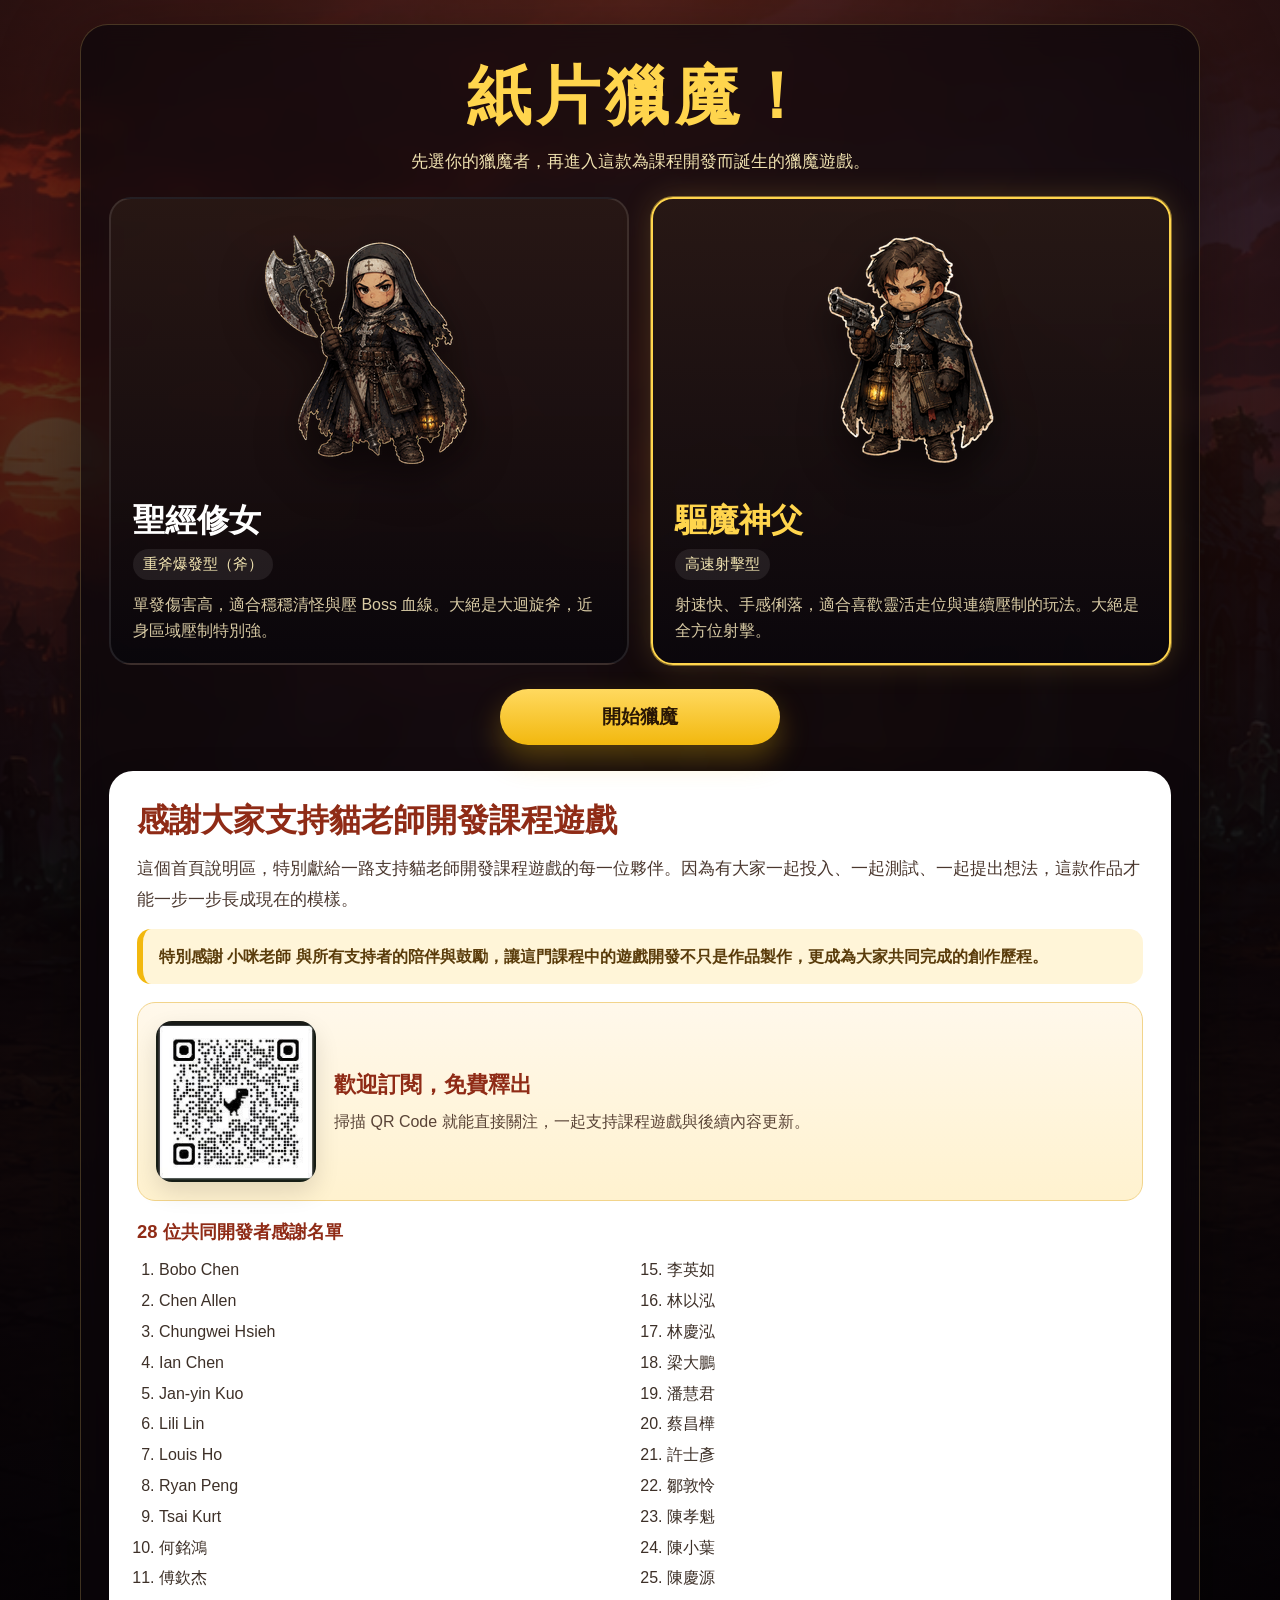
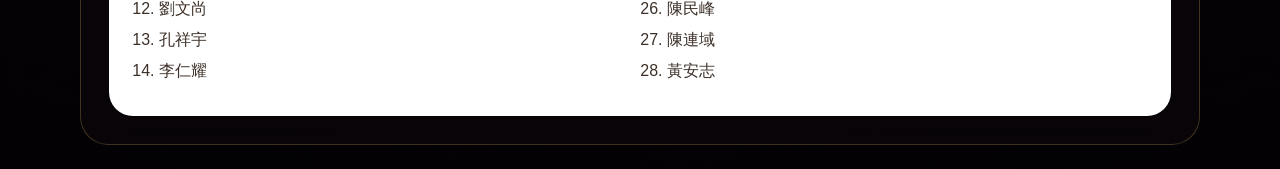
<file: index.html>
<!DOCTYPE html>
<html lang="zh-Hant">
<head>
    <meta charset="UTF-8">
    <meta name="viewport" content="width=device-width, initial-scale=1.0, user-scalable=no">
    <title>&#32025;&#29255;&#29557;&#39764;&#65281;</title>
    <style>
        * {
            box-sizing: border-box;
        }

        body {
            margin: 0;
            min-height: 100vh;
            padding: 24px;
            display: flex;
            align-items: center;
            justify-content: center;
            background:
                radial-gradient(circle at top, rgba(164, 58, 34, 0.45) 0%, rgba(12, 5, 8, 0.92) 56%, #040205 100%),
                url('background/background.png') center center / cover no-repeat;
            color: #fff6d6;
            font-family: "Noto Sans TC", "PingFang TC", "Microsoft JhengHei", "Heiti TC", sans-serif;
        }

        .shell {
            width: min(1120px, 100%);
            padding: 28px;
            border: 1px solid rgba(255, 215, 120, 0.22);
            border-radius: 28px;
            background: rgba(13, 8, 11, 0.74);
            box-shadow: 0 24px 80px rgba(0, 0, 0, 0.45);
            backdrop-filter: blur(12px);
        }

        .hero {
            text-align: center;
            margin-bottom: 24px;
        }

        .hero h1 {
            margin: 0 0 10px;
            color: #ffd54d;
            font-size: clamp(2.2rem, 5vw, 4.2rem);
            letter-spacing: 0.08em;
        }

        .hero p {
            margin: 0;
            color: #efe1b0;
            font-size: 1.05rem;
        }

        .grid {
            display: grid;
            grid-template-columns: repeat(2, minmax(0, 1fr));
            gap: 22px;
        }

        .card {
            position: relative;
            min-height: 420px;
            padding: 22px 22px 18px;
            border-radius: 22px;
            border: 2px solid rgba(255, 255, 255, 0.1);
            background: linear-gradient(180deg, rgba(42, 26, 22, 0.84) 0%, rgba(10, 7, 12, 0.9) 100%);
            cursor: pointer;
            transition: transform 0.2s ease, border-color 0.2s ease, box-shadow 0.2s ease;
            overflow: hidden;
        }

        .card:hover {
            transform: translateY(-4px);
            border-color: rgba(255, 215, 77, 0.45);
            box-shadow: 0 18px 42px rgba(0, 0, 0, 0.32);
        }

        .card.selected {
            border-color: #ffd54d;
            box-shadow: 0 0 0 1px rgba(255, 213, 77, 0.45), 0 0 30px rgba(255, 213, 77, 0.18);
        }

        .portrait {
            height: 260px;
            display: flex;
            align-items: center;
            justify-content: center;
            margin-bottom: 18px;
        }

        .portrait img {
            max-width: 78%;
            max-height: 100%;
            object-fit: contain;
            filter: drop-shadow(0 18px 20px rgba(0, 0, 0, 0.55));
        }

        .name {
            margin: 0 0 6px;
            font-size: 2rem;
            color: #fff;
        }

        .card.selected .name {
            color: #ffd54d;
        }

        .tag {
            display: inline-block;
            margin-bottom: 12px;
            padding: 6px 10px;
            border-radius: 999px;
            background: rgba(255, 255, 255, 0.08);
            color: #f3e5b2;
            font-size: 0.92rem;
        }

        .desc {
            margin: 0;
            color: #d9cba5;
            line-height: 1.65;
        }

        .actions {
            display: flex;
            justify-content: center;
            margin-top: 24px;
        }

        #launch-btn {
            min-width: 280px;
            padding: 15px 28px;
            border: none;
            border-radius: 999px;
            background: linear-gradient(180deg, #ffd95f 0%, #f2b80e 100%);
            color: #2a1705;
            font-size: 1.2rem;
            font-weight: 800;
            cursor: pointer;
            box-shadow: 0 14px 30px rgba(242, 184, 14, 0.3);
        }

        #launch-btn:hover {
            filter: brightness(1.04);
        }

        .about-panel {
            margin-top: 26px;
            padding: 28px;
            border-radius: 24px;
            background: #ffffff;
            color: #2a1d16;
            box-shadow: 0 18px 42px rgba(0, 0, 0, 0.24);
        }

        .about-panel h2 {
            margin: 0 0 10px;
            font-size: 2rem;
            color: #8f2b16;
        }

        .lead {
            margin: 0 0 14px;
            font-size: 1.08rem;
            line-height: 1.8;
            color: #4a372e;
        }

        .teacher-highlight {
            margin: 0 0 18px;
            padding: 14px 16px;
            border-left: 6px solid #f2b80e;
            border-radius: 14px;
            background: #fff5d8;
            color: #5a3c0b;
            font-weight: 700;
            line-height: 1.7;
        }

        .subscribe-panel {
            display: grid;
            grid-template-columns: 160px 1fr;
            gap: 18px;
            align-items: center;
            margin: 0 0 18px;
            padding: 18px;
            border-radius: 18px;
            background: linear-gradient(180deg, #fff8eb 0%, #fff2cf 100%);
            border: 1px solid #f2d48b;
        }

        .subscribe-qr {
            width: 100%;
            max-width: 160px;
            display: block;
            margin: 0 auto;
            border-radius: 16px;
            box-shadow: 0 10px 24px rgba(0, 0, 0, 0.12);
        }

        .subscribe-copy h3 {
            margin: 0 0 8px;
            font-size: 1.4rem;
            color: #8f2b16;
        }

        .subscribe-copy p {
            margin: 0;
            color: #5a4437;
            line-height: 1.7;
        }

        .credit-title {
            margin: 18px 0 12px;
            font-size: 1.15rem;
            color: #8f2b16;
            font-weight: 800;
        }

        .credit-list {
            margin: 0;
            padding-left: 22px;
            columns: 2;
            column-gap: 32px;
            line-height: 1.8;
            color: #3d3028;
        }

        .credit-list li {
            break-inside: avoid;
            margin-bottom: 2px;
        }

        @media (max-width: 820px) {
            body {
                padding: 14px;
            }

            .shell {
                padding: 18px;
            }

            .grid {
                grid-template-columns: 1fr;
            }

            .card {
                min-height: 0;
            }

            .portrait {
                height: 220px;
            }

            #launch-btn {
                width: 100%;
                min-width: 0;
            }

            .about-panel {
                padding: 20px;
            }

            .subscribe-panel {
                grid-template-columns: 1fr;
                text-align: center;
            }

            .credit-list {
                columns: 1;
            }
        }
    </style>
</head>
<body>
    <main class="shell">
        <section class="hero">
            <h1>&#32025;&#29255;&#29557;&#39764;&#65281;</h1>
            <p>&#20808;&#36984;&#20320;&#30340;&#29557;&#39764;&#32773;&#65292;&#20877;&#36914;&#20837;&#36889;&#27454;&#28858;&#35506;&#31243;&#38283;&#30332;&#32780;&#35477;&#29983;&#30340;&#29557;&#39764;&#36938;&#25138;&#12290;</p>
        </section>

        <section class="grid">
            <article class="card" id="card-nun" data-character="nun">
                <div class="portrait">
                    <img src="assets/nun/nun_idle.png?v=20260630-character-map-fix-2" alt="&#20462;&#22899;">
                </div>
                <h2 class="name">&#32854;&#32147;&#20462;&#22899;</h2>
                <div class="tag">&#37325;&#26023;&#29190;&#30332;&#22411;&#65288;&#26023;&#65289;</div>
                <p class="desc">&#21934;&#30332;&#20663;&#23475;&#39640;&#65292;&#36969;&#21512;&#31337;&#31337;&#28165;&#24618;&#33287;&#22739; Boss &#34880;&#32218;&#12290;&#22823;&#32085;&#26159;&#22823;&#36852;&#26059;&#26023;&#65292;&#36817;&#36523;&#21312;&#22495;&#22739;&#21046;&#29305;&#21029;&#24375;&#12290;</p>
            </article>

            <article class="card selected" id="card-priest" data-character="priest">
                <div class="portrait">
                    <img src="assets/priest/priest_idle.png?v=20260630-character-map-fix-2" alt="&#31070;&#29238;">
                </div>
                <h2 class="name">&#39493;&#39764;&#31070;&#29238;</h2>
                <div class="tag">&#39640;&#36895;&#23556;&#25802;&#22411;</div>
                <p class="desc">&#23556;&#36895;&#24555;&#12289;&#25163;&#24863;&#20432;&#33853;&#65292;&#36969;&#21512;&#21916;&#27489;&#38728;&#27963;&#36208;&#20301;&#33287;&#36899;&#32396;&#22739;&#21046;&#30340;&#29609;&#27861;&#12290;&#22823;&#32085;&#26159;&#20840;&#26041;&#20301;&#23556;&#25802;&#12290;</p>
            </article>
        </section>

        <section class="actions">
            <button id="launch-btn" type="button">&#38283;&#22987;&#29557;&#39764;</button>
        </section>

        <section class="about-panel" aria-labelledby="about-title">
            <h2 id="about-title"></h2>
            <p class="lead" id="about-lead"></p>
            <p class="teacher-highlight" id="teacher-highlight"></p>
            <div class="subscribe-panel">
                <img class="subscribe-qr" src="assets/thanks/subscribe_qr.png?v=20260630-character-map-fix-2" alt="訂閱 QR Code">
                <div class="subscribe-copy">
                    <h3 id="subscribe-title"></h3>
                    <p id="subscribe-copy"></p>
                </div>
            </div>

            <div class="credit-title" id="credit-title"></div>
            <ol class="credit-list" id="credit-list">
                <li>Bobo Chen</li>
                <li>Chen Allen</li>
                <li>Chungwei Hsieh</li>
                <li>Ian Chen</li>
                <li>Jan-yin Kuo</li>
                <li>Lili Lin</li>
                <li>Louis Ho</li>
                <li>Ryan Peng</li>
                <li>Tsai Kurt</li>
            </ol>
        </section>
    </main>

    <script>
        let selectedCharacter = 'priest';

        const nunCard = document.getElementById('card-nun');
        const priestCard = document.getElementById('card-priest');
        const launchBtn = document.getElementById('launch-btn');
        const aboutTitle = document.getElementById('about-title');
        const aboutLead = document.getElementById('about-lead');
        const teacherHighlight = document.getElementById('teacher-highlight');
        const subscribeTitle = document.getElementById('subscribe-title');
        const subscribeCopy = document.getElementById('subscribe-copy');
        const creditTitle = document.getElementById('credit-title');

        function setCharacter(character) {
            selectedCharacter = character;
            nunCard.classList.toggle('selected', character === 'nun');
            priestCard.classList.toggle('selected', character === 'priest');
        }

        nunCard.addEventListener('click', () => setCharacter('nun'));
        priestCard.addEventListener('click', () => setCharacter('priest'));

        launchBtn.addEventListener('click', () => {
            window.location.href = `play.html?character=${selectedCharacter}`;
        });

        aboutTitle.textContent = '\u611f\u8b1d\u5927\u5bb6\u652f\u6301\u8c93\u8001\u5e2b\u958b\u767c\u8ab2\u7a0b\u904a\u6232';
        aboutLead.textContent = '\u9019\u500b\u9996\u9801\u8aaa\u660e\u5340\uff0c\u7279\u5225\u737b\u7d66\u4e00\u8def\u652f\u6301\u8c93\u8001\u5e2b\u958b\u767c\u8ab2\u7a0b\u904a\u6232\u7684\u6bcf\u4e00\u4f4d\u5925\u4f34\u3002\u56e0\u70ba\u6709\u5927\u5bb6\u4e00\u8d77\u6295\u5165\u3001\u4e00\u8d77\u6e2c\u8a66\u3001\u4e00\u8d77\u63d0\u51fa\u60f3\u6cd5\uff0c\u9019\u6b3e\u4f5c\u54c1\u624d\u80fd\u4e00\u6b65\u4e00\u6b65\u9577\u6210\u73fe\u5728\u7684\u6a21\u6a23\u3002';
        teacherHighlight.innerHTML = '\u7279\u5225\u611f\u8b1d <strong>\u5c0f\u54aa\u8001\u5e2b</strong> \u8207\u6240\u6709\u652f\u6301\u8005\u7684\u966a\u4f34\u8207\u9f13\u52f5\uff0c\u8b93\u9019\u9580\u8ab2\u7a0b\u4e2d\u7684\u904a\u6232\u958b\u767c\u4e0d\u53ea\u662f\u4f5c\u54c1\u88fd\u4f5c\uff0c\u66f4\u6210\u70ba\u5927\u5bb6\u5171\u540c\u5b8c\u6210\u7684\u5275\u4f5c\u6b77\u7a0b\u3002';
        subscribeTitle.textContent = '\u6b61\u8fce\u8a02\u95b1\uff0c\u514d\u8cbb\u91cb\u51fa';
        subscribeCopy.textContent = '\u6383\u63cf QR Code \u5c31\u80fd\u76f4\u63a5\u95dc\u6ce8\uff0c\u4e00\u8d77\u652f\u6301\u8ab2\u7a0b\u904a\u6232\u8207\u5f8c\u7e8c\u5167\u5bb9\u66f4\u65b0\u3002';
        creditTitle.textContent = '28 \u4f4d\u5171\u540c\u958b\u767c\u8005\u611f\u8b1d\u540d\u55ae';

        const additionalCredits = [
            '\u4f55\u9298\u9d3b',
            '\u5085\u6b3d\u6770',
            '\u5289\u6587\u5c1a',
            '\u5b54\u7965\u5b87',
            '\u674e\u4ec1\u8000',
            '\u674e\u82f1\u5982',
            '\u6797\u4ee5\u6cd3',
            '\u6797\u6176\u6cd3',
            '\u6881\u5927\u9d6c',
            '\u6f58\u6167\u541b',
            '\u8521\u660c\u6a3a',
            '\u8a31\u58eb\u5f65',
            '\u9112\u6566\u601c',
            '\u9673\u5b5d\u9b41',
            '\u9673\u5c0f\u8449',
            '\u9673\u6176\u6e90',
            '\u9673\u6c11\u5cf0',
            '\u9673\u9023\u57df',
            '\u9ec3\u5b89\u5fd7'
        ];

        const creditList = document.getElementById('credit-list');
        additionalCredits.forEach((name) => {
            const item = document.createElement('li');
            item.textContent = name;
            creditList.appendChild(item);
        });
    </script>
</body>
</html>
</file>
